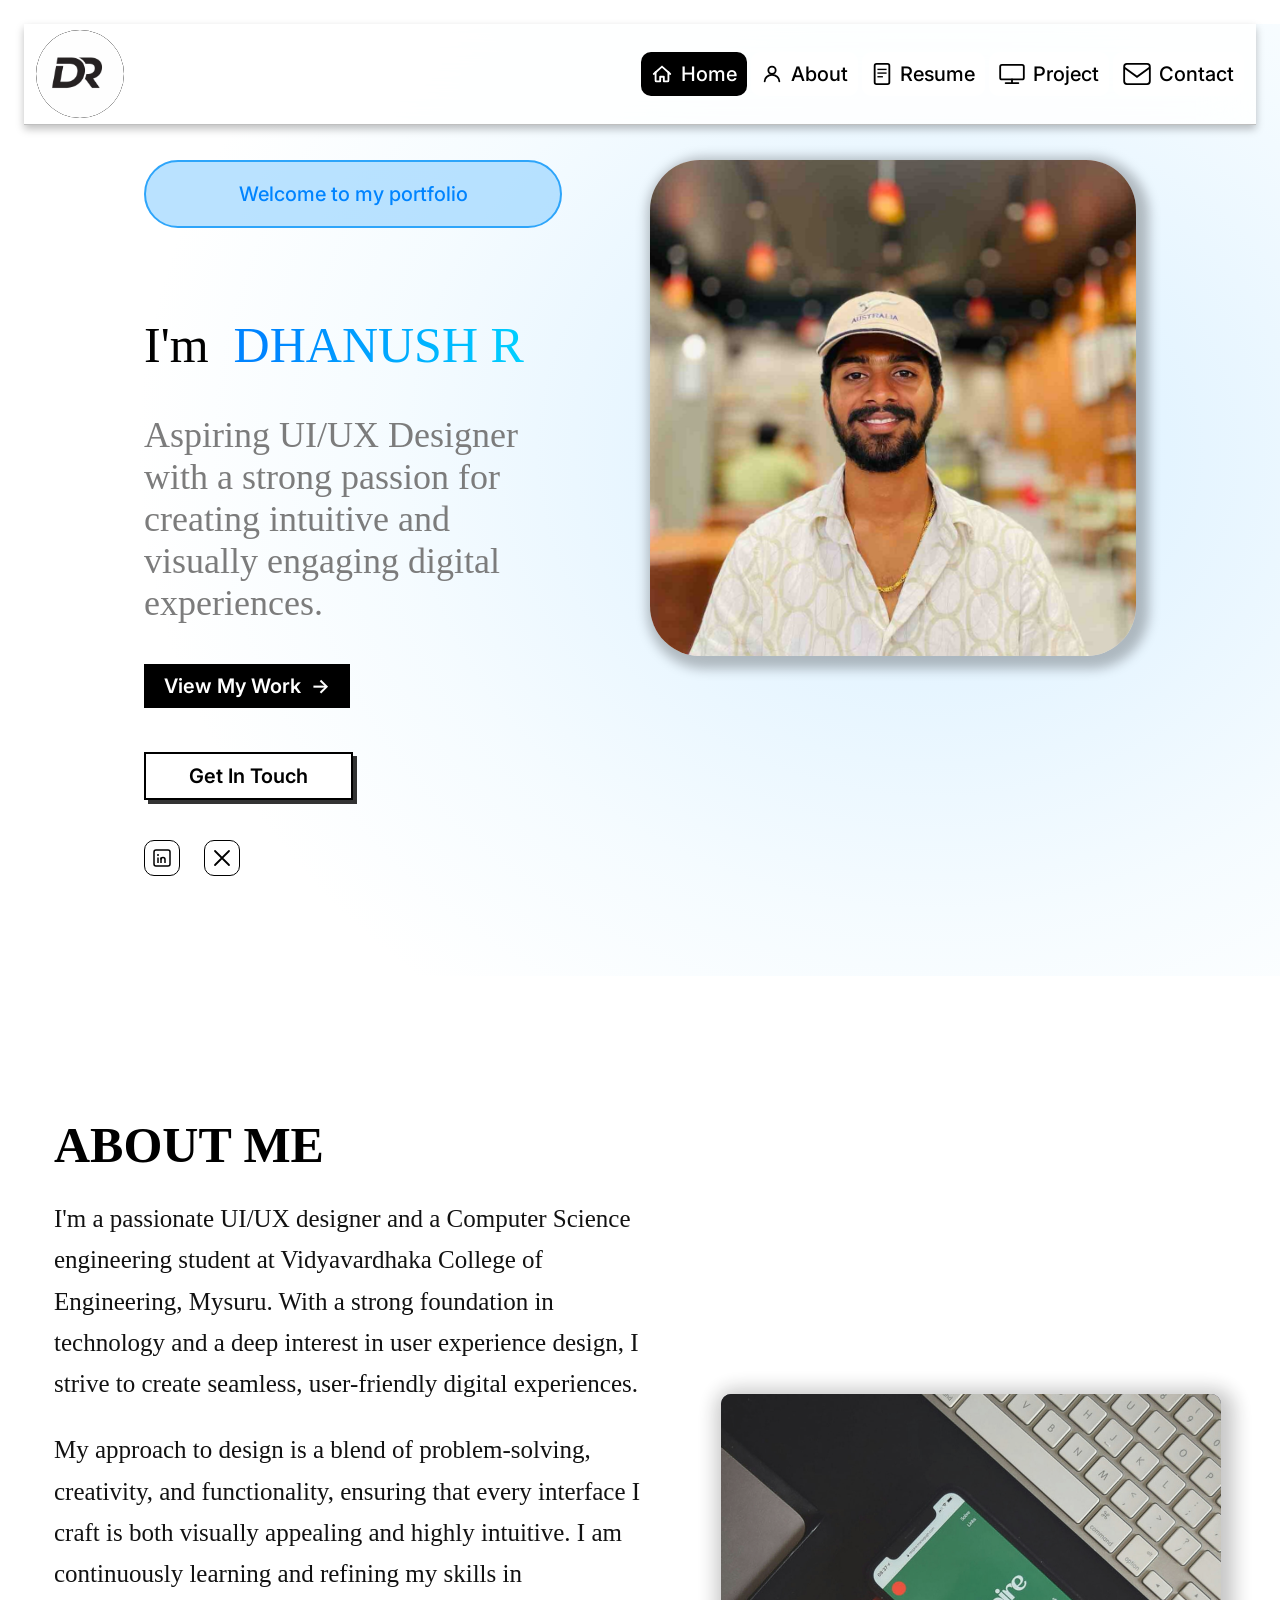
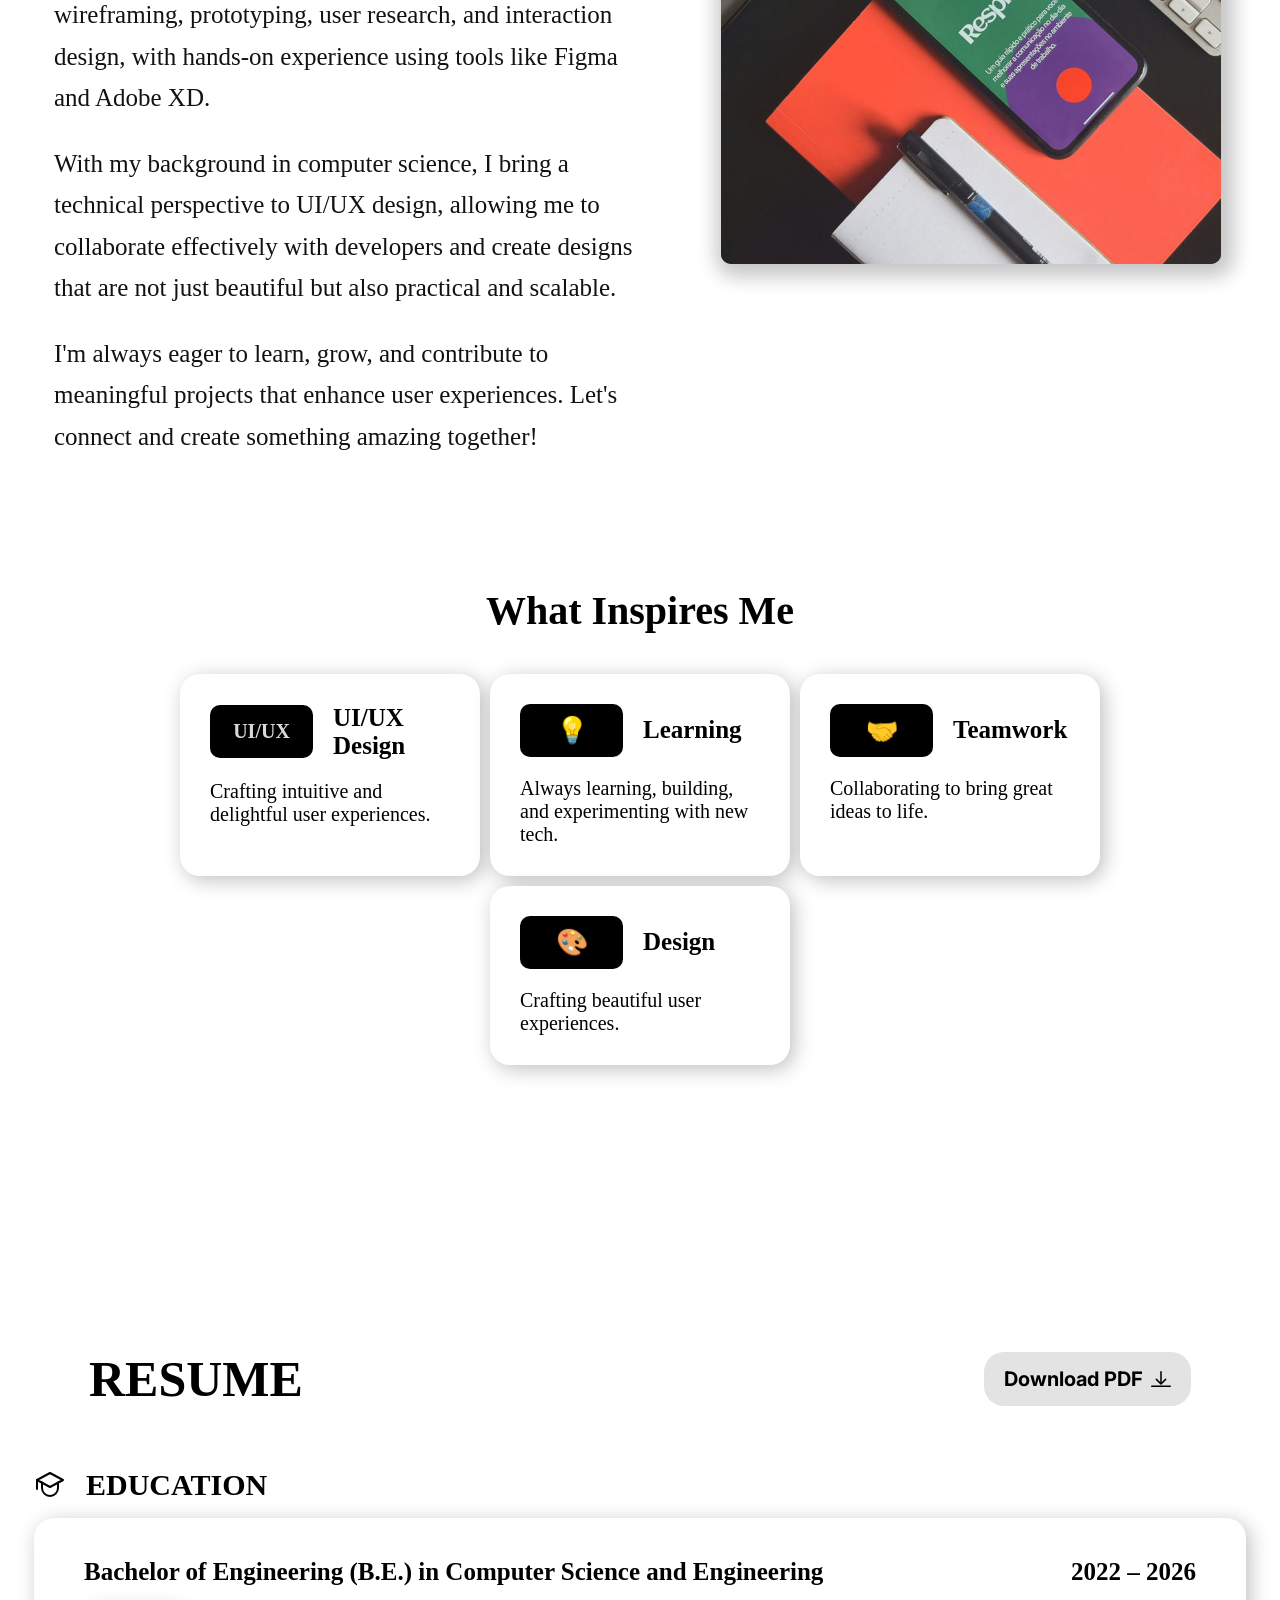
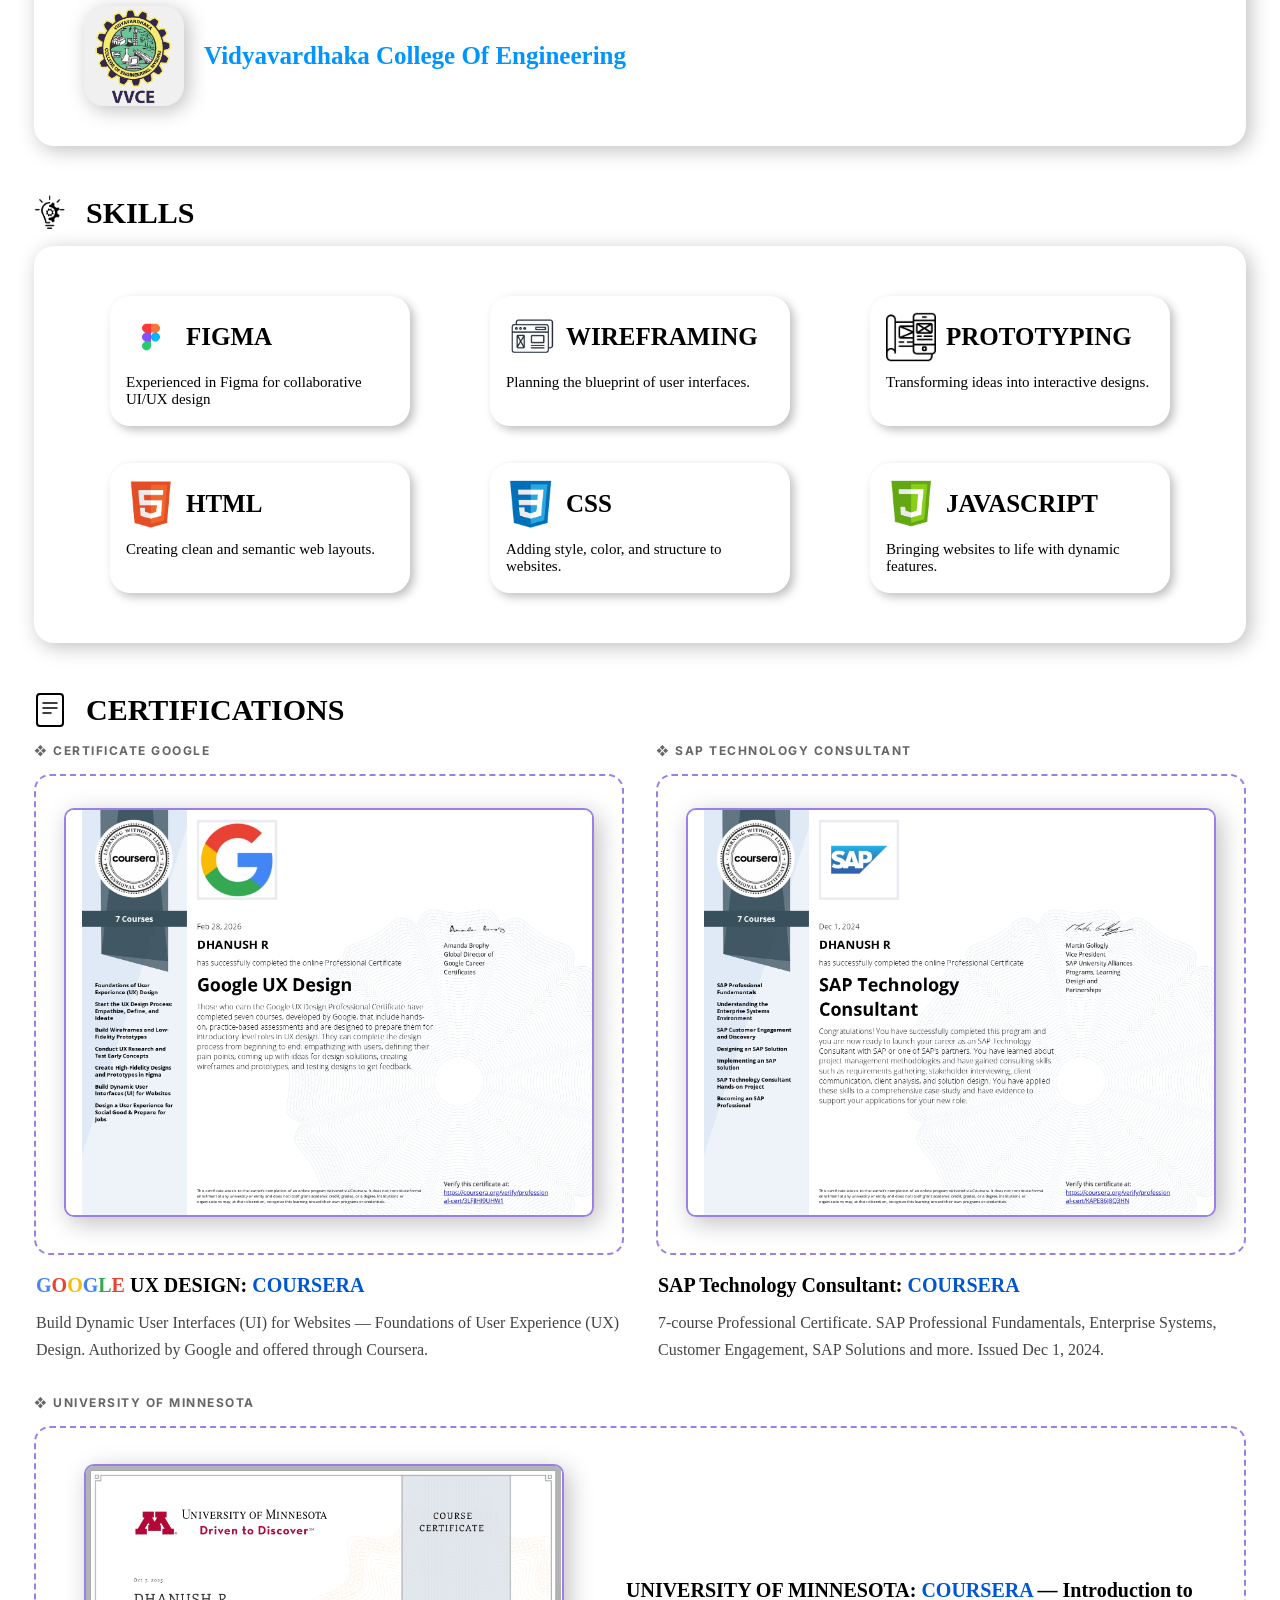
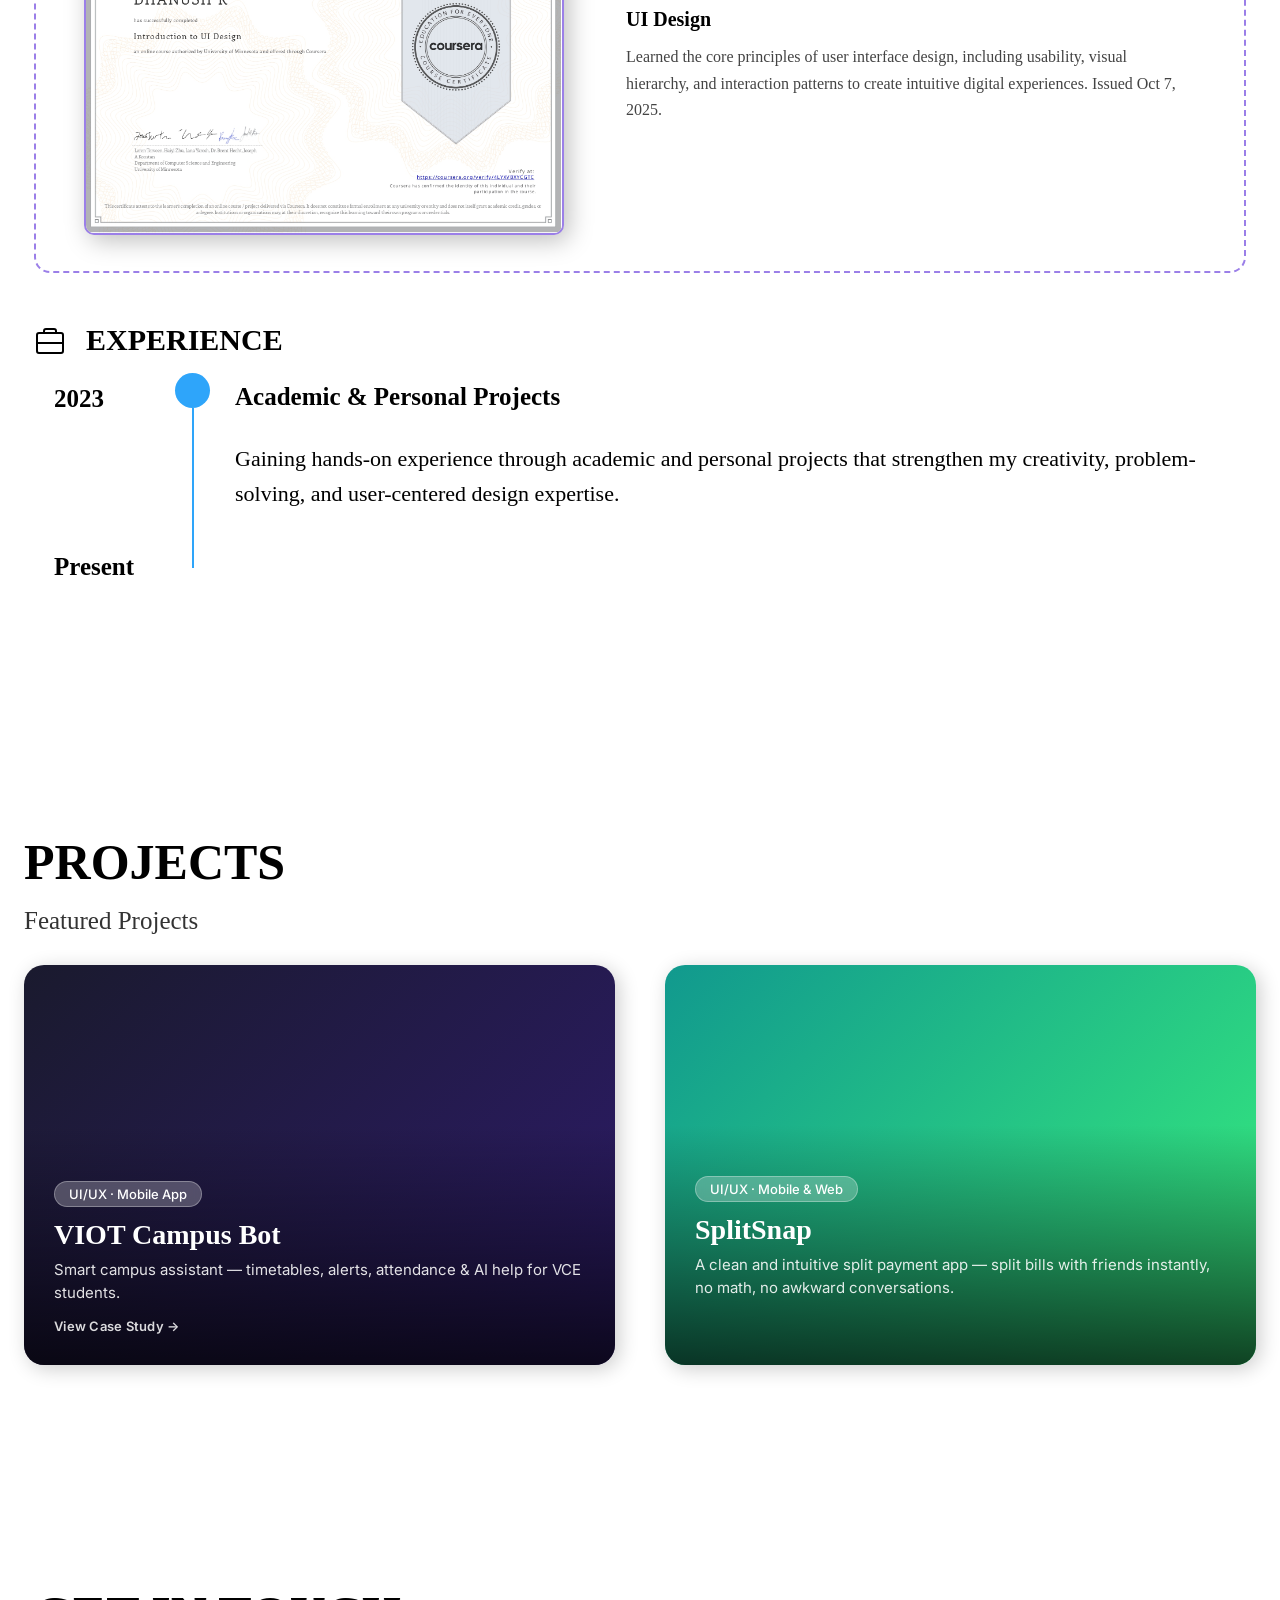
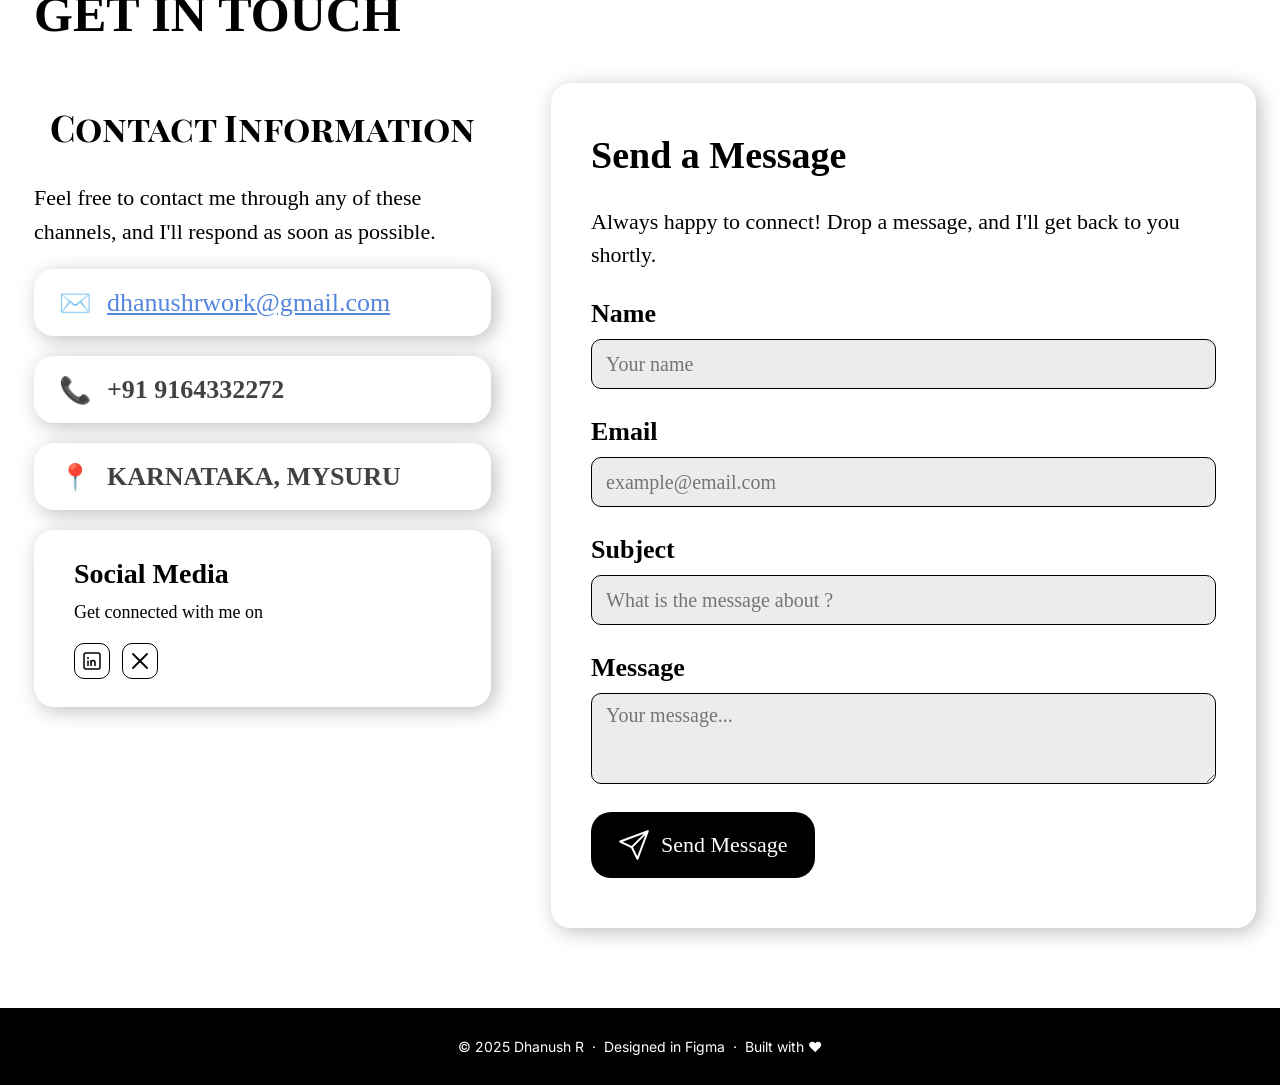
<file: index.html>
<!DOCTYPE html>
<html lang="en">
<head>
  <meta charset="UTF-8" />
  <meta name="viewport" content="width=device-width, initial-scale=1.0" />
  <title>Dhanush R – UI/UX Designer</title>
  <link rel="preconnect" href="https://fonts.googleapis.com" />
  <link rel="preconnect" href="https://fonts.gstatic.com" crossorigin />
  <link href="https://fonts.googleapis.com/css2?family=Gentium+Basic:wght@400;700&family=Inter:wght@400;500;600;700&family=Playfair+Display+SC:wght@700&display=swap" rel="stylesheet" />
  <link rel="stylesheet" href="style.css" />
</head>
<body>

  <!-- NAV -->
  <nav id="main-nav">
    <div class="nav-logo">
      <img src="img/DR LOGO.png" alt="DR" onerror="this.style.display='none'" />
      <span>DR</span>
    </div>
    <div class="nav-links" id="nav-links">
      <a href="#home"     class="nav-btn active" onclick="setActive(this);closeMenu()">
        <svg width="22" height="22" fill="none" viewBox="0 0 24 24"><path d="M3 12L12 4l9 8" stroke="currentColor" stroke-width="2" stroke-linecap="round"/><path d="M5 10v9a1 1 0 001 1h4v-5h4v5h4a1 1 0 001-1v-9" stroke="currentColor" stroke-width="2" stroke-linecap="round" stroke-linejoin="round"/></svg>
        Home
      </a>
      <a href="#about"    class="nav-btn" onclick="setActive(this);closeMenu()">
        <svg width="22" height="22" fill="none" viewBox="0 0 24 24"><circle cx="12" cy="8" r="4" stroke="currentColor" stroke-width="2"/><path d="M4 20c0-4 3.6-7 8-7s8 3 8 7" stroke="currentColor" stroke-width="2" stroke-linecap="round"/></svg>
        About
      </a>
      <a href="#resume"   class="nav-btn" onclick="setActive(this);closeMenu()">
        <svg width="20" height="22" fill="none" viewBox="0 0 20 24"><rect x="2" y="1" width="16" height="22" rx="2" stroke="currentColor" stroke-width="2"/><line x1="5" y1="7" x2="15" y2="7" stroke="currentColor" stroke-width="1.5"/><line x1="5" y1="11" x2="15" y2="11" stroke="currentColor" stroke-width="1.5"/><line x1="5" y1="15" x2="11" y2="15" stroke="currentColor" stroke-width="1.5"/></svg>
        Resume
      </a>
      <a href="#projects" class="nav-btn" onclick="setActive(this);closeMenu()">
        <svg width="26" height="20" fill="none" viewBox="0 0 28 22"><rect x="1" y="1" width="26" height="16" rx="2" stroke="currentColor" stroke-width="2"/><path d="M7 21h14M14 17v4" stroke="currentColor" stroke-width="2" stroke-linecap="round"/></svg>
        Project
      </a>
      <a href="#contact"  class="nav-btn" onclick="setActive(this);closeMenu()">
        <svg width="28" height="22" fill="none" viewBox="0 0 30 24"><rect x="1" y="1" width="28" height="22" rx="3" stroke="currentColor" stroke-width="2"/><path d="M1 5l14 10L29 5" stroke="currentColor" stroke-width="2"/></svg>
        Contact
      </a>
    </div>
    <button class="hamburger" id="hamburger" onclick="toggleMenu()" aria-label="Menu">
      <span></span><span></span><span></span>
    </button>
  </nav>

  <!-- HERO -->
  <section id="home">
    <div class="hero-blob"></div>
    <div class="hero-inner">
      <div class="hero-combine">
        <div class="hero-content">
          <div class="welcome-badge">Welcome to my portfolio</div>
          <div class="hero-text">
            <h1 class="hero-name">I'm &nbsp;<span class="grad">DHANUSH R</span></h1>
            <p class="hero-desc">Aspiring UI/UX Designer with a strong passion for creating intuitive and visually engaging digital experiences.</p>
            <div class="hero-btns">
              <a href="#projects" class="btn-primary">View My Work &nbsp;→</a>
              <a href="#contact"  class="btn-secondary">Get In Touch</a>
            </div>
            <div class="hero-socials">
              <a href="https://www.linkedin.com/in/dhanush-r-043868210/" target="_blank" class="social-icon" aria-label="LinkedIn">
                <svg width="18" height="18" fill="none" viewBox="0 0 18 18"><rect x="1" y="1" width="16" height="16" rx="2" stroke="currentColor" stroke-width="1.5"/><circle cx="5" cy="6" r="1" fill="currentColor"/><line x1="5" y1="8.5" x2="5" y2="14" stroke="currentColor" stroke-width="1.5"/><line x1="8" y1="8.5" x2="8" y2="14" stroke="currentColor" stroke-width="1.5"/><path d="M8 10.5c0-1.5 1-2 2-2s2 .8 2 2V14" stroke="currentColor" stroke-width="1.5"/></svg>
              </a>
              <a href="https://x.com/RDhanush2004" target="_blank" class="social-icon" aria-label="Twitter">
                <svg width="18" height="18" fill="none" viewBox="0 0 18 18"><path d="M2 2l14 14M2 16L16 2" stroke="currentColor" stroke-width="1.8" stroke-linecap="round"/></svg>
              </a>
            </div>
          </div>
        </div>
        <div class="hero-img-wrap">
          <div class="hero-img">
            <img src="img/DHANUSH.jpg" alt="Dhanush R"
              onerror="this.style.display='none'" />
          </div>
        </div>
      </div>
    </div>
  </section>

<!-- ABOUT -->
<section id="about">
  <div class="sec-wrap">
    <div class="about-grid">
      <div class="about-text reveal reveal-left">
        <h2 class="about-heading">ABOUT ME</h2>
        <div class="about-body">
          <p>I'm a passionate UI/UX designer and a Computer Science engineering student at Vidyavardhaka College of Engineering, Mysuru. With a strong foundation in technology and a deep interest in user experience design, I strive to create seamless, user-friendly digital experiences.</p>
          <p>My approach to design is a blend of problem-solving, creativity, and functionality, ensuring that every interface I craft is both visually appealing and highly intuitive. I am continuously learning and refining my skills in wireframing, prototyping, user research, and interaction design, with hands-on experience using tools like Figma and Adobe XD.</p>
          <p>With my background in computer science, I bring a technical perspective to UI/UX design, allowing me to collaborate effectively with developers and create designs that are not just beautiful but also practical and scalable.</p>
          <p>I'm always eager to learn, grow, and contribute to meaningful projects that enhance user experiences. Let's connect and create something amazing together!</p>
        </div>
      </div>
      <div class="about-img-wrap reveal reveal-right">
        <div class="about-img">
          <img src="img/mario-gogh-UF5Kdm764RE-unsplash.jpg" alt="About Dhanush" onerror="this.style.display='none'" />
        </div>
      </div>
    </div>

    <!-- What Inspires Me -->
    <div class="wim">
      <h3 class="wim-title reveal">What Inspires Me</h3>
      <div class="wim-cards">
        <div class="wim-card reveal d1"><div class="wim-hd"><div class="wim-icon">UI/UX</div><span class="wim-label">UI/UX Design</span></div><p class="wim-desc">Crafting intuitive and delightful user experiences.</p></div>
        <div class="wim-card reveal d2"><div class="wim-hd"><div class="wim-icon" style="font-size:26px">💡</div><span class="wim-label">Learning</span></div><p class="wim-desc">Always learning, building, and experimenting with new tech.</p></div>
        <div class="wim-card reveal d3"><div class="wim-hd"><div class="wim-icon" style="font-size:26px">🤝</div><span class="wim-label">Teamwork</span></div><p class="wim-desc">Collaborating to bring great ideas to life.</p></div>
        <div class="wim-card reveal d4"><div class="wim-hd"><div class="wim-icon" style="font-size:26px">🎨</div><span class="wim-label">Design</span></div><p class="wim-desc">Crafting beautiful user experiences.</p></div>
      </div>
    </div>
  </div>
</section>

  <!-- RESUME -->
  <section id="resume">
    <div class="sec-wrap">
      <div class="resume-head reveal">
        <h2 class="sec-title">RESUME</h2>
        <a href="assets/DHANUSH RESUME_1.pdf" target="_blank" class="btn-dl">
          Download PDF
          <svg width="20" height="20" fill="none" viewBox="0 0 26 23">
            <line x1="13" y1="2" x2="13" y2="17" stroke="currentColor" stroke-width="2" stroke-linecap="round"/>
            <path d="M7 12l6 6 6-6" stroke="currentColor" stroke-width="2" stroke-linecap="round" stroke-linejoin="round"/>
            <line x1="1" y1="21" x2="25" y2="21" stroke="currentColor" stroke-width="2" stroke-linecap="round"/>
          </svg>
        </a>
      </div>

      <!-- Education -->
      <div class="r-sec reveal">
        <div class="r-sec-hd">
          <div class="r-sec-icon">
            <svg width="32" height="32" fill="none" viewBox="0 0 32 32"><path d="M16 4L3 11l13 7 13-7-13-7z" stroke="#000" stroke-width="2" stroke-linejoin="round"/><path d="M3 11v9" stroke="#000" stroke-width="2" stroke-linecap="round"/><path d="M8 13.5v5.5a8 8 0 0016 0v-5.5" stroke="#000" stroke-width="2" stroke-linecap="round"/></svg>
          </div>
          <span class="r-sec-title">EDUCATION</span>
        </div>
        <div class="edu-card">
          <div class="edu-row">
            <span class="edu-name">Bachelor of Engineering (B.E.) in Computer Science and Engineering</span>
            <span class="edu-year">2022 – 2026</span>
          </div>
          <div class="edu-college-row">
            <div class="college-logo">
              <img src="img/vvce-logo.png" alt="VCE" onerror="this.outerHTML='<span style=font-weight:700;font-size:14px;margin:5px>VCE</span>'" />
            </div>
            <span class="college-name">Vidyavardhaka College Of Engineering</span>
          </div>
        </div>
      </div>

      <!-- Skills -->
      <div class="r-sec reveal" style="margin-top:50px">
        <div class="r-sec-hd">
          <div class="r-sec-icon">
            <img src="img/skills_icon.png" alt="HTML" onerror="this.outerHTML='<span style=font-size:28px;font-weight:700;color:#e44d26>HTML</span>'" />
          </div>
          <span class="r-sec-title">SKILLS</span>
        </div>
        <div class="skills-wrap">
          <div class="skills-grid">
            <div class="skill-card reveal d1">
              <div class="skill-hd">
                <div class="skill-icon">
                  <img src="img/Figma_logo.png" alt="Figma" onerror="this.outerHTML='<span style=font-size:28px></span>'" />
                </div>
                <span class="skill-name">FIGMA</span>
              </div>
              <p class="skill-desc">Experienced in Figma for collaborative UI/UX design</p>
            </div>
            <div class="skill-card reveal d2">
              <div class="skill-hd">
                <div class="skill-icon">
                  <img src="img/wireframe_icon.png" alt="HTML" onerror="this.outerHTML='<span style=font-size:28px;font-weight:700;color:#e44d26>HTML</span>'" />
                </div>
                <span class="skill-name">WIREFRAMING</span>
              </div>
              <p class="skill-desc">Planning the blueprint of user interfaces.</p>
            </div>
            <div class="skill-card reveal d3">
              <div class="skill-hd">
                <div class="skill-icon">
                  <img src="img/prototyping.png" alt="HTML" onerror="this.outerHTML='<span style=font-size:28px;font-weight:700;color:#e44d26>HTML</span>'" />
                </div>
                <span class="skill-name">PROTOTYPING</span>
              </div>
              <p class="skill-desc">Transforming ideas into interactive designs.</p>
            </div>
            <div class="skill-card reveal d4">
              <div class="skill-hd">
                <div class="skill-icon">
                  <img src="img/HTML.png" alt="HTML" onerror="this.outerHTML='<span style=font-size:28px;font-weight:700;color:#e44d26>HTML</span>'" />
                </div>
                <span class="skill-name">HTML</span>
              </div>
              <p class="skill-desc">Creating clean and semantic web layouts.</p>
            </div>
            <div class="skill-card reveal d5">
              <div class="skill-hd">
                <div class="skill-icon">
                  <img src="img/CSS.png" alt="CSS" onerror="this.outerHTML='<span style=font-size:28px;font-weight:700;color:#264de4>CSS</span>'" />
                </div>
                <span class="skill-name">CSS</span>
              </div>
              <p class="skill-desc">Adding style, color, and structure to websites.</p>
            </div>
            <div class="skill-card reveal d6">
              <div class="skill-hd">
                <div class="skill-icon">
                  <img src="img/JS.png" alt="JavaScript" onerror="this.outerHTML='<span style=font-size:24px;font-weight:700;color:#f7df1e;background:#000;padding:4px 6px>JS</span>'" />
                </div>
                <span class="skill-name">JAVASCRIPT</span>
              </div>
              <p class="skill-desc">Bringing websites to life with dynamic features.</p>
            </div>
          </div>
        </div>
      </div>

      <!-- Certifications -->
      <div class="r-sec reveal" style="margin-top:50px">
        <div class="r-sec-hd">
          <div class="r-sec-icon">
            <svg width="30" height="36" fill="none" viewBox="0 0 30 36"><rect x="2" y="2" width="26" height="32" rx="3" stroke="#000" stroke-width="2"/><line x1="8" y1="11" x2="22" y2="11" stroke="#000" stroke-width="1.5" stroke-linecap="round"/><line x1="8" y1="16" x2="22" y2="16" stroke="#000" stroke-width="1.5" stroke-linecap="round"/><line x1="8" y1="21" x2="16" y2="21" stroke="#000" stroke-width="1.5" stroke-linecap="round"/></svg>
          </div>
          <span class="r-sec-title">CERTIFICATIONS</span>
        </div>

        <div class="certs-row">

          <!-- ══ GOOGLE ══ -->
          <div class="cert-box reveal d1">
            <p class="cert-box-label">❖ CERTIFICATE GOOGLE</p>
            <div class="cert-dashed-border">
              <div class="cert-deck">
                <div class="cert-card card-back-2"><img src="img/GOOGLE_UI_UX_page-0001.jpg" alt="" /></div>
                <div class="cert-card card-back-1"><img src="img/GOOGLE_UI_UX_page-0001.jpg" alt="" /></div>
                <div class="cert-card card-front" ><img src="img/ui_ux_final_page-0001.jpg" alt="Google UX Certificate" /></div>
              </div>
            </div>
            <div class="cert-desc-block">
              <p class="cert-desc-title"><span style="color:#4285f4">G</span><span style="color:#e94235">O</span><span style="color:#fabb05">O</span><span style="color:#4285f4">G</span><span style="color:#34a853">L</span><span style="color:#e94235">E</span> UX DESIGN: <span style="color:#0056d2">COURSERA</span></p>
              <p class="cert-desc-body">Build Dynamic User Interfaces (UI) for Websites — Foundations of User Experience (UX) Design. Authorized by Google and offered through Coursera.</p>
            </div>
          </div>

          <!-- ══ SAP ══ -->
          <div class="cert-box reveal d2">
            <p class="cert-box-label">❖ SAP TECHNOLOGY CONSULTANT</p>
            <div class="cert-dashed-border">
              <div class="cert-deck">
                <div class="cert-card card-back-2"><img src="img/SAP_1 (2)_page-0001.jpg" alt="" /></div>
                <div class="cert-card card-back-1"><img src="img/SAP_1 (2)_page-0001.jpg" alt="" /></div>
                <div class="cert-card card-front" ><img src="img/SAP_MAIN_page-0001.jpg" alt="SAP Technology Consultant Certificate" /></div>
              </div>
            </div>
            <div class="cert-desc-block">
              <p class="cert-desc-title">SAP Technology Consultant: <span style="color:#0056d2">COURSERA</span></p>
              <p class="cert-desc-body">7-course Professional Certificate. SAP Professional Fundamentals, Enterprise Systems, Customer Engagement, SAP Solutions and more. Issued Dec 1, 2024.</p>
            </div>
          </div>

        </div><!-- /.certs-row -->

        <!-- ══ MINNESOTA – full width ══ -->
        <div class="cert-box cert-box-wide reveal d3">
          <p class="cert-box-label">❖ UNIVERSITY OF MINNESOTA</p>
          <div class="cert-dashed-border cert-dashed-wide">
            <div class="cert-wide-inner">
              <div class="cert-deck cert-deck-wide">
                <div class="cert-card card-front" ><img src="img/UI_DESIGN_page-0001.jpg" alt="University of Minnesota Certificate" /></div>
              </div>
              <div class="cert-desc-block">
                <p class="cert-desc-title">UNIVERSITY OF MINNESOTA: <span style="color:#0056d2">COURSERA</span> — Introduction to UI Design</p>
                <p class="cert-desc-body">Learned the core principles of user interface design, including usability, visual hierarchy, and interaction patterns to create intuitive digital experiences. Issued Oct 7, 2025.</p>
              </div>
            </div>
          </div>
        </div>

      </div><!-- /.r-sec -->

      <!-- Experience -->
      <div class="r-sec reveal" style="margin-top:50px;margin-bottom:20px">
        <div class="r-sec-hd">
          <div class="r-sec-icon">
            <svg width="32" height="32" fill="none" viewBox="0 0 32 32"><rect x="3" y="9" width="26" height="20" rx="2" stroke="#000" stroke-width="2"/><path d="M10 9V7a2 2 0 012-2h8a2 2 0 012 2v2" stroke="#000" stroke-width="2"/><line x1="3" y1="19" x2="29" y2="19" stroke="#000" stroke-width="2"/></svg>
          </div>
          <span class="r-sec-title">EXPERIENCE</span>
        </div>
        <div class="exp-wrap">
          <div class="exp-years">
            <span>2023</span>
            <span>Present</span>
          </div>
          <div class="exp-timeline">
            <div class="exp-dot"></div>
            <div class="exp-line"></div>
          </div>
          <div class="exp-content">
            <div class="exp-role">Academic &amp; Personal Projects</div>
            <p class="exp-body">Gaining hands-on experience through academic and personal projects that strengthen my creativity, problem-solving, and user-centered design expertise.</p>
          </div>
        </div>
      </div>
    </div>
  </section>

<!-- PROJECTS -->
<section id="projects">
  <div class="sec-wrap">
    <h2 class="sec-title reveal">PROJECTS</h2>
    <p class="proj-label reveal d1">Featured Projects</p>
    <div class="proj-grid">
      <div class="proj-card reveal reveal-left d2">
        <div class="proj-bg" style="background:linear-gradient(135deg,#1a1a2e,#2d1b69)"></div>
        <div class="proj-overlay"></div>
        <div class="proj-content">
          <span class="proj-tag">UI/UX · Mobile App</span>
          <div class="proj-title">VIOT Campus Bot</div>
          <p class="proj-desc">Smart campus assistant — timetables, alerts, attendance & AI help for VCE students.</p>
          <a href="bot.html" style="display:inline-block;margin-top:14px;font-size:13px;font-weight:600;color:#fff;opacity:.85;letter-spacing:.02em">View Case Study →</a>
        </div>
      </div>
      <div class="proj-card reveal reveal-right d3">
        <div class="proj-bg" style="background:linear-gradient(135deg,#11998e,#38ef7d)"></div>
        <div class="proj-overlay"></div>
        <div class="proj-content">
          <span class="proj-tag">UI/UX · Mobile & Web</span>
          <div class="proj-title">SplitSnap</div>
          <p class="proj-desc">A clean and intuitive split payment app — split bills with friends instantly, no math, no awkward conversations.</p>
          <span class="proj-arrow">→</span>
        </div>
    </div>
  </div>
</section>

  <!-- CONTACT -->
  <section id="contact">
    <div class="sec-wrap">
      <h2 class="contact-title reveal">GET IN TOUCH</h2>
      <div class="contact-layout">

        <!-- Info panel -->
        <div class="contact-info reveal reveal-left">
          <div class="contact-info-title">Contact Information</div>
          <p class="contact-info-desc">Feel free to contact me through any of these channels, and I'll respond as soon as possible.</p>
          <div class="ci-card">
            <span class="ci-emoji">✉️</span>
            <a class="ci-email" href="mailto:dhanushrwork@gmail.com">dhanushrwork@gmail.com</a>
          </div>
          <div class="ci-card">
            <span class="ci-emoji">📞</span>
            <span class="ci-phone">+91 9164332272</span>
          </div>
          <div class="ci-card">
            <span class="ci-emoji">📍</span>
            <span class="ci-loc">KARNATAKA, MYSURU</span>
          </div>
          <div class="social-card">
            <div class="social-title">Social Media</div>
            <div class="social-sub">Get connected with me on</div>
            <div class="social-icons">
              <a href="https://www.linkedin.com/in/dhanush-r-043868210/" target="_blank" class="social-icon" aria-label="LinkedIn">
                <svg width="18" height="18" fill="none" viewBox="0 0 18 18"><rect x="1" y="1" width="16" height="16" rx="2" stroke="currentColor" stroke-width="1.5"/><circle cx="5" cy="6" r="1" fill="currentColor"/><line x1="5" y1="8.5" x2="5" y2="14" stroke="currentColor" stroke-width="1.5"/><line x1="8" y1="8.5" x2="8" y2="14" stroke="currentColor" stroke-width="1.5"/><path d="M8 10.5c0-1.5 1-2 2-2s2 .8 2 2V14" stroke="currentColor" stroke-width="1.5"/></svg>
              </a>
              <a href="https://x.com/RDhanush2004" target="_blank" class="social-icon" aria-label="Twitter">
                <svg width="18" height="18" fill="none" viewBox="0 0 18 18"><path d="M2 2l14 14M2 16L16 2" stroke="currentColor" stroke-width="1.8" stroke-linecap="round"/></svg>
              </a>
            </div>
          </div>
        </div>

        <!-- Message form -->
        <div class="msg-box reveal reveal-right">
          <div class="msg-title">Send a Message</div>
          <p class="msg-sub">Always happy to connect! Drop a message, and I'll get back to you shortly.</p>
          <div class="form-group">
            <label class="form-label">Name</label>
            <input class="form-input" type="text" id="f-name" placeholder="Your name" />
          </div>
          <div class="form-group">
            <label class="form-label">Email</label>
            <input class="form-input" type="email" id="f-email" placeholder="example@email.com" />
          </div>
          <div class="form-group">
            <label class="form-label">Subject</label>
            <input class="form-input" type="text" id="f-subject" placeholder="What is the message about ?" />
          </div>
          <div class="form-group">
            <label class="form-label">Message</label>
            <textarea class="form-input" id="f-msg" placeholder="Your message..." rows="3"></textarea>
          </div>
          <button class="btn-send" onclick="handleSend()">
            <img height="30px" width="30px" src="img/send-4008.svg" alt="">
            Send Message
          </button>
        </div>
      </div>
    </div>
  </section>

  <!-- FOOTER -->
  <footer>
    <p>© 2025 Dhanush R &nbsp;·&nbsp; Designed in Figma &nbsp;·&nbsp; Built with ❤️</p>
  </footer>

  <!-- Toast notification -->
  <div class="toast" id="toast"></div>

  <script src="script.js"></script>
</body>
</html>
</file>
<file: style.css>
/* ═══════════════════════════════════════════
   DHANUSH R – PORTFOLIO  |  style.css
   ═══════════════════════════════════════════ */

/* ── RESET & VARIABLES ─────────────────────── */
*, *::before, *::after {
  box-sizing: border-box;
  margin: 0;
  padding: 0;
}

:root {
  --blue:        #0084ff;
  --blue2:       #00d0ff;
  --blue-bg:     rgba(156, 214, 255, 0.69);
  --blue-bd:     #2ea5fa;
  --black:       #000;
  --white:       #fff;
  --gray:        #7c7c7c;
  --body-text:   #121212;
  --shadow:      4px 4px 20px rgba(0,0,0,.25);
  --shadow-sm:   4px 4px 10px rgba(0,0,0,.25);
  --nav-h:       100px;
  --font-serif:  'Times New Roman', serif;
  --font-sans:   'Inter', sans-serif;
  --font-script: 'Gentium Basic', serif;
}

html { scroll-behavior: smooth; }

body {
  font-family: var(--font-sans);
  background: #fff;
  color: #000;
  overflow-x: hidden;
  background-color: #fff;
}

body::before {
  content: '';
  position: fixed;
  top: 0;
  left: 0;
  right: 0;
  height: 24px;
  background: #fff;
  z-index: 999;
}

img { display: block; max-width: 100%; }
a   { text-decoration: none; color: inherit; }

/* ── NAV ───────────────────────────────────── */
nav {
  position: fixed;
  top: 24px; left: 24px; right: 24px;
  z-index: 1000;
  display: flex;
  align-items: center;
  justify-content: space-between;
  padding: 6px 12px;
  background: rgba(255,255,255,0.85);
  backdrop-filter: blur(25px);
  -webkit-backdrop-filter: blur(25px);
  border-bottom: 1px solid rgba(0,0,0,.25);
  box-shadow: 0 4px 8px rgba(0,0,0,.25);
}

.nav-logo {
  width: 88px; height: 88px;
  border-radius: 99px;
  background: #000; color: #fff;
  display: flex; align-items: center; justify-content: center;
  font-family: var(--font-serif);
  font-size: 26px; font-weight: 700;
  letter-spacing: -1px;
  flex-shrink: 0; overflow: hidden;
  position: relative;
}
.nav-logo img {
  position: absolute; inset: 0;
  width: 100%; height: 100%;
  object-fit: cover; border-radius: 99px;
}

.nav-links {
  display: flex;
  align-items: center;
  gap: 4px;
}

.nav-btn {
  display: flex; align-items: center; gap: 8px;
  padding: 10px; border-radius: 10px;
  background: #fff;
  font-size: 20px; font-weight: 500;
  color: #000; border: none; cursor: pointer;
  white-space: nowrap;
  font-family: var(--font-sans);
  transition: background .25s, color .25s, transform .15s, box-shadow .25s;
}
.nav-btn:hover {
  background: #f0f0f0;
  transform: translateY(-1px);
  box-shadow: 0 2px 8px rgba(0,0,0,.1);
}
.nav-btn.active           { background: #000; color: #fff; }
.nav-btn.active:hover     { background: #222; }
.nav-btn svg              { flex-shrink: 0; transition: transform .25s; }
.nav-btn:hover svg        { transform: scale(1.1); }

/* Hamburger */
.hamburger {
  display: none;
  flex-direction: column; gap: 5px;
  padding: 8px; background: none; border: none;
  cursor: pointer; z-index: 1001;
}
.hamburger span {
  display: block; width: 24px; height: 2px;
  background: #000; border-radius: 2px;
  transition: transform .3s, opacity .3s;
}
.hamburger.open span:nth-child(1) { transform: translateY(7px) rotate(45deg); }
.hamburger.open span:nth-child(2) { opacity: 0; }
.hamburger.open span:nth-child(3) { transform: translateY(-7px) rotate(-45deg); }

/* ── SCROLL REVEAL ─────────────────────────── */
.reveal {
  opacity: 0; transform: translateY(40px);
  transition: opacity .7s ease, transform .7s ease;
}
.reveal.visible { opacity: 1; transform: translateY(0); }

.reveal-left {
  opacity: 0; transform: translateX(-40px);
  transition: opacity .7s ease, transform .7s ease;
}
.reveal-left.visible { opacity: 1; transform: translateX(0); }

.reveal-right {
  opacity: 0; transform: translateX(40px);
  transition: opacity .7s ease, transform .7s ease;
}
.reveal-right.visible { opacity: 1; transform: translateX(0); }

.d1 { transition-delay: .1s; }
.d2 { transition-delay: .2s; }
.d3 { transition-delay: .3s; }
.d4 { transition-delay: .4s; }
.d5 { transition-delay: .5s; }
.d6 { transition-delay: .6s; }

/* ── HERO ──────────────────────────────────── */
#home {
  background: #fff;
  overflow: hidden;
  padding-top: var(--nav-h);
}

.hero-blob {
  position: absolute;
  top: -238px; left: -30px;
  pointer-events: none; z-index: 0;
  width: min(1682px, 130vw);
  height: min(1568px, 130vw);
  background: radial-gradient(
    ellipse 60% 55% at 58% 44%,
    rgba(156,214,255,.4) 0%,
    rgba(200,235,255,.18) 55%,
    transparent 80%
  );
}

.hero-inner {
  position: relative; z-index: 1;
  max-width: 1440px; margin: 0 auto;
  padding: 60px 144px 100px;
  min-height: calc(100vh - var(--nav-h));
  display: flex; align-items: center;
}

.hero-combine {
  display: flex; gap: 88px;
  align-items: flex-start; width: 100%;
}

.hero-content {
  flex: 1;
  display: flex; flex-direction: column; gap: 88px;
}

.welcome-badge {
  display: inline-flex; align-items: center; justify-content: center;
  padding: 20px 50px;
  background: var(--blue-bg);
  border: 2px solid var(--blue-bd);
  border-radius: 999px;
  color: var(--blue); font-size: 20px; font-weight: 500;
  opacity: 0; animation: fadeUp .7s .1s forwards;
  transition: transform .3s, box-shadow .3s;
}
.welcome-badge:hover {
  transform: scale(1.03);
  box-shadow: 0 4px 16px rgba(0,132,255,.25);
}

.hero-text {
  display: flex; flex-direction: column; gap: 40px;
}

.hero-name {
  font-family: var(--font-serif);
  font-size: 50px; line-height: normal; font-weight: 400;
  opacity: 0; animation: fadeUp .7s .25s forwards;
}
.hero-name .grad {
  background: linear-gradient(to right, #0084ff 11.5%, #00d0ff);
  -webkit-background-clip: text;
  -webkit-text-fill-color: transparent;
  background-clip: text;
}

.hero-desc {
  font-family: var(--font-script);
  font-size: 36px; color: var(--gray); line-height: normal;
  opacity: 0; animation: fadeUp .7s .4s forwards;
}

.hero-btns {
  display: flex; gap: 44px; align-items: center; flex-wrap: wrap;
  opacity: 0; animation: fadeUp .7s .55s forwards;
}

.btn-primary {
  background: #000; color: #fff;
  padding: 10px 20px;
  font-size: 20px; font-weight: 600;
  font-family: var(--font-sans);
  border: none; cursor: pointer;
  display: inline-flex; align-items: center;
  transition: background .25s, transform .2s, box-shadow .25s;
}
.btn-primary:hover {
  background: #222;
  transform: translateY(-2px);
  box-shadow: 0 6px 16px rgba(0,0,0,.25);
}

.btn-secondary {
  background: #fff; color: #000;
  padding: 10px 43px;
  font-size: 20px; font-weight: 600;
  font-family: var(--font-sans);
  border: 2px solid #000;
  box-shadow: 4px 4px 0 rgba(0,0,0,.8);
  cursor: pointer;
  display: inline-flex; align-items: center;
  transition: transform .2s, box-shadow .2s;
}
.btn-secondary:hover   { transform: translate(-2px,-2px); box-shadow: 6px 6px 0 rgba(0,0,0,.8); }
.btn-secondary:active  { transform: translate(2px,2px);   box-shadow: 2px 2px 0 rgba(0,0,0,.8); }

.hero-socials {
  display: flex; gap: 24px; align-items: center;
  opacity: 0; animation: fadeUp .7s .7s forwards;
}

.social-icon {
  width: 36px; height: 36px;
  border: 1px solid #000; border-radius: 10px;
  display: flex; align-items: center; justify-content: center;
  color: #000;
  transition: background .25s, color .25s, transform .2s, box-shadow .2s;
}
.social-icon:hover {
  background: #000; color: #fff;
  transform: translateY(-3px);
  box-shadow: 0 4px 12px rgba(0,0,0,.25);
}

.hero-img-wrap {
  flex-shrink: 0; width: 486px;
  opacity: 0; animation: fadeUp .7s .3s forwards;
}
.hero-img {
  width: 486px; height: 496px;
  border-radius: 50px;
  box-shadow: 5px 5px 12.2px 8px rgba(0,0,0,.25);
  overflow: hidden; background: #e0e0e0;
  transition: transform .4s ease, box-shadow .4s ease;
}
.hero-img:hover {
  transform: translateY(-8px) scale(1.01);
  box-shadow: 8px 18px 36px rgba(0,0,0,.3);
}
.hero-img img { width: 100%; height: 100%; object-fit: cover; }

/* ── SHARED ────────────────────────────────── */
section { position: relative; width: 100%; }

.sec-wrap {
  max-width: 1392px; margin: 0 auto;
  padding: 140px 24px 80px;
}

.sec-title {
  font-family: var(--font-serif);
  font-size: 50px; font-weight: 700;
}

/* ── ABOUT ─────────────────────────────────── */
#about { background: #fff; }

.about-grid {
  display: flex;
  gap: 60px;
  align-items: flex-start;
  padding: 0 30px;
}

.about-text { flex: 1; }

.about-heading {
  font-family: var(--font-serif);
  font-size: 50px; font-weight: 700;
  margin-bottom: 24px;
}

.about-body {
  font-family: var(--font-serif);
  font-size: 25px; color: var(--body-text); line-height: 1.65;
}
.about-body p { margin-bottom: 1em; }

.about-img-wrap {
  flex-shrink: 0;
  width: 511px;
  display: flex;
  align-items: center;
  justify-content: center;
  align-self: center;
  margin-top: 60px;
}

.about-img {
  width: 500px; height: 470px;
  border-radius: 10px;
  box-shadow: 4px 4px 19.1px 9px rgba(0,0,0,.25);
  overflow: hidden; background: #1a1a2e; opacity: .9;
  transition: transform .4s, box-shadow .4s, opacity .3s;
}
.about-img:hover {
  transform: translateY(-5px);
  box-shadow: 6px 10px 30px rgba(0,0,0,.3);
  opacity: 1;
}
.about-img img { width: 100%; height: 100%; object-fit: cover; }

/* What Inspires Me */
.wim {
  margin-top: 60px;
  display: flex; flex-direction: column; align-items: center; gap: 40px;
  padding: 45px 10px;
}

.wim-title {
  font-family: var(--font-serif);
  font-size: 40px; font-weight: 700;
}

.wim-cards {
  display: flex; gap: 10px;
  justify-content: center; flex-wrap: wrap;
}

.wim-card {
  background: #fff; border-radius: 20px;
  box-shadow: var(--shadow);
  width: 300px; padding: 30px;
  display: flex; flex-direction: column; gap: 20px;
  cursor: default;
  transition: transform .35s ease, box-shadow .35s ease;
}
.wim-card:hover {
  transform: translateY(-8px) scale(1.02);
  box-shadow: 6px 12px 32px rgba(0,0,0,.22);
}
.wim-hd     { display: flex; align-items: center; gap: 20px; }
.wim-icon {
  background: #000; width: 103px; height: 53px; border-radius: 10px;
  flex-shrink: 0; display: flex; align-items: center; justify-content: center;
  color: #d9d9d9; font-family: var(--font-serif);
  font-size: 20px; font-weight: 700;
}
.wim-label  { font-family: var(--font-serif); font-size: 25px; font-weight: 700; }
.wim-desc   { font-family: var(--font-serif); font-size: 20px; }

/* ── RESUME ────────────────────────────────── */
#resume { background: #fff; }

.resume-head {
  display: flex; align-items: center;
  justify-content: space-between;
  padding: 20px 65px; flex-wrap: wrap; gap: 16px;
}

.btn-dl {
  background: rgba(201,199,199,.5); color: #000;
  padding: 15px 20px; border-radius: 20px;
  font-size: 20px; font-weight: 700;
  font-family: var(--font-sans);
  border: none; cursor: pointer;
  display: inline-flex; align-items: center; gap: 8px;
  transition: background .25s, transform .2s, box-shadow .25s;
}
.btn-dl:hover {
  background: rgba(170,168,168,.6);
  transform: translateY(-2px);
  box-shadow: 0 4px 14px rgba(0,0,0,.15);
}

.r-sec          { margin-top: 40px; padding: 0 10px; }
.r-sec-hd       { display: flex; align-items: center; gap: 20px; margin-bottom: 16px; }
.r-sec-icon     { display: flex; align-items: center; justify-content: center; flex-shrink: 0; width: 32px; height: 32px;}
.r-sec-title    { font-family: var(--font-serif); font-size: 30px; font-weight: 700; }

/* Education */
.edu-card {
  background: #fff; border-radius: 20px;
  box-shadow: var(--shadow); padding: 40px 50px;
  display: flex; flex-direction: column; gap: 20px;
  transition: transform .3s, box-shadow .3s;
}
.edu-card:hover {
  transform: translateY(-4px);
  box-shadow: 6px 10px 30px rgba(0,0,0,.2);
}
.edu-row      { display: flex; justify-content: space-between; align-items: center; flex-wrap: wrap; gap: 8px; }
.edu-name     { font-family: var(--font-serif); font-size: 25px; font-weight: 700; }
.edu-year     { font-family: var(--font-serif); font-size: 25px; font-weight: 700; white-space: nowrap; }
.edu-college-row { display: flex; align-items: center; gap: 20px; }
.college-logo {
  width: 100px; height: 100px; border-radius: 20px;
  box-shadow: var(--shadow); overflow: hidden;
  background: #f0f0f0; flex-shrink: 0;
  display: flex; align-items: center; justify-content: center;
}
.college-logo img  { width: 100%; height: 100%; object-fit: cover; }
.college-name      { font-family: var(--font-serif); font-size: 25px; font-weight: 700; color: #0094fe; }

/* Skills */
.skills-wrap {
  background: #fff; border-radius: 20px;
  box-shadow: var(--shadow); padding: 50px;
}
.skills-grid {
  display: flex; flex-wrap: wrap;
  gap: 37px 80px; justify-content: center;
}
.skill-card {
  background: #fff; border-radius: 20px;
  box-shadow: var(--shadow-sm);
  width: 300px; height: 130px; padding: 16px;
  display: flex; flex-direction: column; gap: 12px;
  overflow: hidden; cursor: default;
  transition: transform .3s, box-shadow .3s;
}
.skill-card:hover {
  transform: translateY(-5px) scale(1.02);
  box-shadow: 6px 10px 22px rgba(0,0,0,.22);
}
.skill-hd   { display: flex; align-items: center; gap: 10px; }
.skill-icon { width: 50px; height: 50px; flex-shrink: 0; display: flex; align-items: center; justify-content: center; }
.skill-icon img { width: 50px; height: 50px; object-fit: contain; }
.skill-name { font-family: var(--font-serif); font-size: 25px; font-weight: 700; }
.skill-desc { font-family: var(--font-serif); font-size: 15px; }

/* ══════════════════════════════════════════════
   CERTIFICATIONS
   Default: single front card visible
   Hover:   back cards fan out from behind
   ══════════════════════════════════════════════ */

.certs-row {
  display: grid;
  grid-template-columns: 1fr 1fr;
  gap: 32px;
  margin-top: 16px;
}

.cert-box      { display: flex; flex-direction: column; gap: 16px; }
.cert-box-wide { margin-top: 32px; }

/* Label */
.cert-box-label {
  font-family: var(--font-sans);
  font-size: 12px; font-weight: 700;
  letter-spacing: 1.5px; color: #666;
  text-transform: uppercase;
}

/* Dashed border */
.cert-dashed-border {
  border: 2px dashed #9b7fe8;
  border-radius: 16px;
  padding: 32px 28px 36px;
  background: #fff;
  transition: border-color .3s;
}
.cert-dashed-border:hover { border-color: #7c5cbf; }

/* Wide (Minnesota) — horizontal inside */
.cert-dashed-wide { padding: 36px 48px; }
.cert-wide-inner  { display: flex; align-items: center; gap: 60px; width: 100%; }
.cert-wide-inner .cert-desc-block { flex: 1; }

/* ── DECK ──────────────────────────────────────
   All 3 cards are stacked on top of each other.
   Default: only .card-front is visible.
   Hover on .cert-deck: back cards fan out.
   ──────────────────────────────────────────── */
.cert-deck {
  position: relative;
  /* 
    Aspect ratio 1650×1275 ≈ 1.294 : 1
    We give the deck a fixed width and derive height
    so images are never squished / blurred.
  */
  width: 100%;
  padding-bottom: 77.3%;   /* 1275/1650 = 0.7727 */
  cursor: pointer;
}

.cert-deck-wide {
  flex-shrink: 0;
  width: 480px;
  padding-bottom: 0;
  height: 371px;           /* 480 × 0.7727 */
}

/* Every card in the deck */
.cert-card {
  position: absolute;
  inset: 0;
  border-radius: 10px;
  overflow: hidden;
  /* crisp rendering — never blur the image */
  image-rendering: -webkit-optimize-contrast;
  image-rendering: crisp-edges;
  box-shadow: 4px 4px 18px rgba(0,0,0,.22);
  background: #f5f5f5;
  transform-origin: bottom left;
  transition: transform .5s cubic-bezier(.34,1.3,.64,1),
              box-shadow .45s ease,
              opacity   .4s ease;
}

.cert-card img {
  width: 100%;
  height: 100%;
  object-fit: fill;      /* fill = no cropping, uses exact pixels */
  display: block;
  /* force browser to render at full resolution */
  image-rendering: -webkit-optimize-contrast;
  image-rendering: crisp-edges;
}

/* z-order */
.card-back-2 { z-index: 1; opacity: 0; }
.card-back-1 { z-index: 2; opacity: 0; }
.card-front  {
  z-index: 3; opacity: 1;
  border: 2.5px solid #9b7fe8;
  box-shadow: 5px 6px 24px rgba(0,0,0,.25);
}

/* ── Hover: fan back cards from behind ── */
.cert-deck:hover .card-back-2 {
  transform: rotate(-12deg) translate(-32px, -22px);
  opacity: 1;
  box-shadow: 3px 4px 14px rgba(0,0,0,.18);
}
.cert-deck:hover .card-back-1 {
  transform: rotate(-6deg) translate(-16px, -11px);
  opacity: 1;
  box-shadow: 4px 5px 16px rgba(0,0,0,.21);
}
.cert-deck:hover .card-front {
  box-shadow: 8px 10px 32px rgba(0,0,0,.3);
}

/* Description */
.cert-desc-block { display: flex; flex-direction: column; gap: 10px; padding: 0 2px; }
.cert-desc-title { font-family: var(--font-serif); font-size: 20px; font-weight: 700; line-height: 1.45; }
.cert-desc-body  { font-family: var(--font-serif); font-size: 16px; color: #444; line-height: 1.65; }

/* Responsive */
@media (max-width: 960px) {
  .certs-row       { grid-template-columns: 1fr; }
  .cert-dashed-wide { padding: 28px; }
  .cert-wide-inner  { flex-direction: column; gap: 28px; }
  .cert-deck-wide   { width: 100%; height: auto; padding-bottom: 77.3%; }
}
@media (max-width: 600px) {
  .cert-dashed-border { padding: 20px 16px 28px; }
  .cert-desc-title    { font-size: 17px; }
  .cert-desc-body     { font-size: 14px; }
}

/* Experience */
.exp-wrap { display: flex; gap: 25px; align-items: flex-start; padding: 0 10px; margin-top: 16px; }
.exp-years {
  display: flex; flex-direction: column; justify-content: space-between;
  width: 106px; min-height: 220px;
  font-family: var(--font-serif); font-size: 25px; font-weight: 700;
  padding: 12px 10px;
}
.exp-timeline {
  display: flex; flex-direction: column; align-items: center;
  width: 35px; flex-shrink: 0;
}
.exp-dot  { width: 35px; height: 35px; border-radius: 50%; background: #2EA5FA; flex-shrink: 0; }
.exp-line { width: 2px; flex: 1; background: #2EA5FA; min-height: 160px; }
.exp-content  { flex: 1; padding-top: 10px; }
.exp-role     { font-family: var(--font-serif); font-size: 25px; font-weight: 700; margin-bottom: 30px; }
.exp-body     { font-family: var(--font-serif); font-size: 22px; line-height: 1.6; }

/* ── PROJECTS ──────────────────────────────── */
#projects { background: #fff; }

.proj-label { font-family: var(--font-serif); font-size: 25px; color: #333; margin-top: 16px; }
.proj-grid  { display: flex; gap: 50px; flex-wrap: wrap; margin-top: 30px; }
.proj-grid .proj-card:last-child:nth-child(odd) { flex: 0 0 calc(50% - 25px); }

.proj-card {
  flex: 1; min-width: 280px; max-width: 600px; height: 400px;
  border-radius: 20px; position: relative; overflow: hidden;
  box-shadow: 4px 4px 20px rgba(0,0,0,.2);
  display: flex; flex-direction: column; justify-content: flex-end;
  padding: 30px; color: #fff; cursor: pointer;
  transition: transform .35s ease, box-shadow .35s ease;
}
.proj-card:hover {
  transform: translateY(-10px) scale(1.01);
  box-shadow: 8px 20px 40px rgba(0,0,0,.3);
}
.proj-bg      { position: absolute; inset: 0; transition: transform .5s ease; }
.proj-card:hover .proj-bg { transform: scale(1.06); }
.proj-overlay { position: absolute; inset: 0; background: linear-gradient(to top, rgba(0,0,0,.72) 0%, transparent 60%); }
.proj-content { position: relative; z-index: 1; transition: transform .35s; }
.proj-card:hover .proj-content { transform: translateY(-4px); }
.proj-tag {
  display: inline-block;
  background: rgba(255,255,255,.25); padding: 4px 14px;
  border-radius: 20px; font-size: 13px; font-weight: 500;
  margin-bottom: 12px; backdrop-filter: blur(4px);
  border: 1px solid rgba(255,255,255,.3);
}
.proj-title { font-family: var(--font-serif); font-size: 28px; font-weight: 700; margin-bottom: 8px; }
.proj-desc  { font-size: 15px; opacity: .88; line-height: 1.5; }
.proj-arrow {
  display: inline-block; margin-top: 12px; font-size: 20px;
  opacity: 0; transform: translateX(-8px);
  transition: opacity .3s, transform .3s;
}
.proj-card:hover .proj-arrow { opacity: 1; transform: translateX(0); }

/* ── CONTACT ───────────────────────────────── */
#contact { background: #fff; }

.contact-title {
  font-family: var(--font-serif); font-size: 50px; font-weight: 700;
  margin-bottom: 40px; padding-left: 10px;
}

.contact-layout { display: flex; gap: 50px; align-items: stretch; }

/* Info panel */
.contact-info {
  width: 477px; flex-shrink: 0;
  display: flex; flex-direction: column; gap: 20px; padding: 10px;
}
.contact-info-title {
  font-family: 'Playfair Display SC', serif;
  font-size: 36px; font-weight: 700; text-align: center; padding: 10px;
}
.contact-info-desc {
  font-family: var(--font-serif); font-size: 22px; line-height: 1.55;
}
.ci-card {
  background: #fff; border-radius: 20px; box-shadow: var(--shadow);
  display: flex; align-items: center; gap: 16px; padding: 18px 25px;
  transition: transform .3s, box-shadow .3s;
}
.ci-card:hover { transform: translateX(4px); box-shadow: 6px 6px 24px rgba(0,0,0,.2); }
.ci-emoji      { font-size: 26px; flex-shrink: 0; }
.ci-email      { font-family: var(--font-script); font-size: 26px; color: #5585dd; text-decoration: underline; word-break: break-all; transition: color .2s; }
.ci-email:hover { color: #0056d2; }
.ci-phone, .ci-loc { font-family: var(--font-script); font-size: 26px; font-weight: 700; color: #424242; }

.social-card {
  background: #fff; border-radius: 20px; box-shadow: var(--shadow);
  padding: 28px 28px 28px 40px;
  display: flex; flex-direction: column; gap: 12px;
}
.social-title { font-family: var(--font-serif); font-size: 28px; font-weight: 700; }
.social-sub   { font-family: var(--font-serif); font-size: 18px; }
.social-icons { display: flex; gap: 12px; margin-top: 8px; }

/* Message form */
.msg-box {
  flex: 1; background: #fff; border-radius: 20px;
  box-shadow: var(--shadow); padding: 50px 40px;
  display: flex; flex-direction: column; gap: 28px;
}
.msg-title { font-family: var(--font-serif); font-size: 38px; font-weight: 700; }
.msg-sub   { font-family: var(--font-serif); font-size: 22px; line-height: 1.5; }

.form-row {
  display: flex; gap: 0; align-items: flex-start; width: 100%;
}
.form-col { flex: 1; display: flex; flex-direction: column; gap: 10px; }
.form-col:first-child { padding-right: 30px; }
.form-col:last-child  { padding-left: 30px; }

@media (max-width: 480px) {
  .form-row             { flex-direction: column; gap: 14px; width: 100%; }
  .form-col             { width: 100%; flex: none; }
  .form-col:first-child { padding-right: 0; }
  .form-col:last-child  { padding-left: 0; }
  .form-col .form-input { width: 100%; }
}

.form-group { display: flex; flex-direction: column; gap: 10px; }
.form-label { font-family: var(--font-serif); font-size: 26px; font-weight: 700; }

.form-input {
  background: rgba(217,217,217,.5);
  border: 1px solid #000; border-radius: 10px;
  height: 50px; padding: 10px 14px;
  font-family: var(--font-serif); font-size: 20px; color: #696969;
  outline: none; width: 100%;
  transition: border-color .2s, background .2s, color .2s, box-shadow .2s;
}
.form-input:focus {
  border-color: var(--blue);
  background: rgba(217,217,217,.15);
  color: #000;
  box-shadow: 0 0 0 3px rgba(0,132,255,.12);
}
textarea.form-input { height: auto; min-height: 60px; resize: vertical; }

.btn-send {
  background: #000; color: #fff; border: none;
  padding: 18px 28px; border-radius: 20px;
  font-family: var(--font-serif); font-size: 22px;
  cursor: pointer; display: inline-flex; align-items: center; gap: 12px;
  align-self: flex-start;
  transition: background .25s, transform .2s, box-shadow .25s;
}
.btn-send:hover  { background: #222; transform: translateY(-3px); box-shadow: 0 8px 24px rgba(0,0,0,.25); }
.btn-send:active { transform: translateY(0); }

/* ── FOOTER ────────────────────────────────── */
footer {
  background: #000; color: #fff;
  text-align: center; padding: 30px;
  font-size: 14px; font-family: var(--font-sans);
}

/* ── TOAST ─────────────────────────────────── */
.toast {
  position: fixed; bottom: 30px; right: 30px;
  z-index: 9999; background: #000; color: #fff;
  padding: 14px 24px; border-radius: 12px;
  font-size: 16px; font-family: var(--font-sans);
  transform: translateY(80px); opacity: 0;
  transition: transform .4s ease, opacity .4s ease;
  pointer-events: none;
}
.toast.show { transform: translateY(0); opacity: 1; }

/* ── ANIMATIONS ────────────────────────────── */
@keyframes fadeUp {
  from { opacity: 0; transform: translateY(30px); }
  to   { opacity: 1; transform: translateY(0);    }
}

/* ════════════════════════════════════════════
   RESPONSIVE – TABLET  (≤ 1024px)
   ════════════════════════════════════════════ */
@media (max-width: 1024px) {
  nav { top: 16px; left: 16px; right: 16px; }

  .nav-links {
    display: none;
    position: fixed; top: 0; left: 0; right: 0;
    flex-direction: column;
    padding: 120px 24px 32px;
    background: rgba(255,255,255,.97);
    backdrop-filter: blur(16px);
    z-index: 999; gap: 8px;
    border-bottom: 1px solid rgba(0,0,0,.1);
    box-shadow: 0 8px 32px rgba(0,0,0,.12);
    transform: translateY(-100%); opacity: 0;
    transition: opacity .3s, transform .3s;
  }
  .nav-links.open { display: flex; transform: translateY(0); opacity: 1; }
  .nav-btn { justify-content: flex-start; padding: 12px 16px; font-size: 18px; border-radius: 12px; }
  .hamburger { display: flex; }

  .hero-inner   { padding: 40px 24px 80px; }
  .hero-combine { flex-direction: column; gap: 40px; align-items: center; }
  .hero-content { gap: 40px; align-items: center; text-align: center; }
  .hero-img-wrap { width: 100%; display: flex; justify-content: center; }
  .hero-img     { width: min(420px, 80vw); height: min(430px, 82vw); }
  .hero-btns    { justify-content: center; }
  .hero-socials { justify-content: center; }

  .about-grid   { flex-direction: column; padding: 0; gap: 32px; }
  .about-img-wrap { width: 100%; align-self: auto; margin-top: 0; }
  .about-img    { width: 100%; height: min(400px, 70vw); }

  .sec-wrap     { padding: 120px 20px 60px; }
  .resume-head  { padding: 20px 16px; }
  .skills-grid  { gap: 20px; }
  .skill-card   { width: clamp(200px, 42vw, 300px); }

  .certs-row        { grid-template-columns: 1fr; }
  .cert-dashed-wide { padding: 28px; }
  .cert-wide-inner  { flex-direction: column; gap: 28px; }
  .cert-deck-wide   { width: 100%; height: auto; padding-bottom: 77.3%; }

  .contact-layout { flex-direction: column; }
  .contact-info   { width: 100%; }
  .msg-box        { padding: 30px 20px; }
  .form-row       { flex-direction: column; gap: 20px; }
  .form-col:first-child, .form-col:last-child { padding: 0; }
}

/* ════════════════════════════════════════════
   RESPONSIVE – MOBILE  (≤ 480px)
   Matches Figma mobile screens exactly
   ════════════════════════════════════════════ */
@media (max-width: 480px) {
  :root { --nav-h: 72px; }

  /* ── NAV ── */
  nav {
    top: 10px; left: 10px; right: 10px;
    padding: 4px 10px;
    border-radius: 14px;
  }
  .nav-logo { width: 52px; height: 52px; font-size: 16px; }
  .nav-links { padding: 100px 20px 28px; }
  .nav-btn   { font-size: 16px; padding: 10px 14px; }

  /* ── HERO ── */
  #home { padding-top: 84px; }
  .hero-inner {
    padding: 20px 16px 60px;
    min-height: calc(100vh - 84px);
    align-items: flex-start;
  }
  .hero-combine { flex-direction: column; gap: 20px; align-items: center; }
  .hero-content { gap: 16px; align-items: center; text-align: center; width: 100%; }

  .welcome-badge {
    font-size: 13px;
    padding: 10px 24px;
    border-radius: 999px;
    width: auto;
  }

  /* Circular photo — prominent on mobile like Figma */
  .hero-img-wrap { width: 100%; display: flex; justify-content: center; order: -1; }
  .hero-img {
    width: 180px; height: 180px;
    border-radius: 50%;
    box-shadow: 0 8px 32px rgba(0,0,0,.25);
  }

  .hero-name { font-size: 28px; line-height: 1.2; }
  .hero-desc { font-size: 14px; line-height: 1.6; color: #555; }

  .hero-btns { gap: 12px; justify-content: center; flex-wrap: nowrap; }
  .btn-primary  { font-size: 16px; padding: 12px 22px; }
  .btn-secondary{ font-size: 16px; padding: 12px 22px; }

  .hero-socials { justify-content: center; gap: 16px; }
  .social-icon  { width: 32px; height: 32px; }

  /* ── ABOUT ── */
  .sec-wrap { padding: 90px 16px 48px; }

  .about-grid {
    flex-direction: column;
    gap: 20px; padding: 0;
    align-items: center;
  }

  /* Image above text like Figma */
  .about-img-wrap {
    width: 100%;
    align-self: auto;
    margin-top: 0;
    order: -1;
  }
  .about-img {
    width: 100%;
    height: 220px;
    border-radius: 16px;
  }

  .about-text { width: 100%; align-items: flex-start; }

  .about-heading {
    font-size: 26px; font-weight: 700;
    margin-bottom: 14px; text-align: left;
  }

  .about-body { font-size: 14px; line-height: 1.7; }
  .about-body p { margin-bottom: .8em; }

  /* What Inspires Me — 2×2 grid */
  .wim { margin-top: 32px; padding: 24px 0; gap: 20px; }
  .wim-title { font-size: 22px; }
  .wim-cards {
    display: grid;
    grid-template-columns: 1fr 1fr;
    gap: 12px;
    width: 100%;
  }
  .wim-card  { width: 100%; padding: 16px; border-radius: 14px; gap: 10px; }
  .wim-hd    { flex-direction: column; align-items: flex-start; gap: 8px; }
  .wim-icon  { width: 56px; height: 32px; font-size: 14px; border-radius: 6px; }
  .wim-label { font-size: 14px; }
  .wim-desc  { font-size: 12px; }

  /* ── RESUME ── */
  .resume-head {
    padding: 0 0 16px;
    flex-direction: row;
    justify-content: space-between;
    align-items: center;
    gap: 12px;
  }
  .sec-title  { font-size: 26px; }
  .btn-dl     { font-size: 13px; padding: 10px 14px; border-radius: 12px; }

  .r-sec        { margin-top: 24px; padding: 0; }
  .r-sec-hd     { gap: 12px; margin-bottom: 12px; }
  .r-sec-icon   { width: 28px; height: 28px; }
  .r-sec-icon svg { width: 28px; height: 28px; }
  .r-sec-title  { font-size: 18px; }

  .edu-card     { padding: 20px 16px; border-radius: 14px; gap: 14px; }
  .edu-row      { flex-direction: column; gap: 4px; align-items: flex-start; }
  .edu-name     { font-size: 13px; line-height: 1.4; }
  .edu-year     { font-size: 12px; font-weight: 600; color: #666; }
  .edu-college-row { gap: 12px; }
  .college-logo { width: 44px; height: 44px; border-radius: 10px; }
  .college-name { font-size: 13px; }

  /* Skills — single column list like Figma */
  .skills-wrap  { padding: 20px 16px; border-radius: 14px; }
  .skills-grid  { flex-direction: column; gap: 12px; }
  .skill-card   {
    width: 100%; height: auto;
    padding: 14px 16px; border-radius: 14px;
    flex-direction: row; align-items: center; gap: 14px;
  }
  .skill-hd     { gap: 12px; align-items: center; flex: 1; }
  .skill-icon   { width: 36px; height: 36px; flex-shrink: 0; }
  .skill-icon img { width: 36px; height: 36px; }
  .skill-name   { font-size: 16px; }
  .skill-desc   { font-size: 12px; color: #555; flex: 1; }

  /* Certifications */
  .certs-row          { grid-template-columns: 1fr; gap: 20px; }
  .cert-box-wide      { margin-top: 20px; }
  .cert-dashed-border { padding: 16px; border-radius: 12px; }
  .cert-dashed-wide   { padding: 16px; }
  .cert-wide-inner    { flex-direction: column; gap: 16px; }
  .cert-deck          { padding-bottom: 77.3%; }
  .cert-deck-wide     { width: 100%; height: auto; padding-bottom: 77.3%; }
  .cert-box-label     { font-size: 11px; }
  .cert-desc-title    { font-size: 14px; }
  .cert-desc-body     { font-size: 12px; }

  /* Experience */
  .exp-wrap   { gap: 12px; padding: 0; }
  .exp-years  { font-size: 13px; width: 60px; min-height: 140px; padding: 8px 4px; gap: 80px; }
  .exp-dot    { width: 22px; height: 22px; }
  .exp-line   { min-height: 100px; }
  .exp-role   { font-size: 15px; margin-bottom: 12px; }
  .exp-body   { font-size: 13px; line-height: 1.6; }

  /* ── PROJECTS ── */
  .proj-label { font-size: 16px; margin-top: 10px; }
  .proj-grid  { flex-direction: column; gap: 16px; margin-top: 16px; }
  .proj-card  { max-width: 100%; height: 200px; border-radius: 14px; padding: 20px; }
  .proj-title { font-size: 20px; }
  .proj-desc  { font-size: 13px; }
  .proj-tag   { font-size: 11px; padding: 3px 10px; }

  /* ── CONTACT ── */
  .contact-title  { font-size: 26px; margin-bottom: 20px; padding-left: 0; }
  .contact-layout { flex-direction: column; gap: 20px; }
  .contact-info   { width: 100%; gap: 12px; padding: 0; }

  .contact-info-title { font-size: 20px; padding: 6px; }
  .contact-info-desc  { font-size: 14px; line-height: 1.6; }

  .ci-card    { padding: 12px 16px; gap: 12px; border-radius: 14px; }
  .ci-emoji   { font-size: 20px; }
  .ci-email   { font-size: 16px; }
  .ci-phone, .ci-loc { font-size: 16px; }

  .social-card  { padding: 16px 16px 16px 20px; border-radius: 14px; gap: 8px; }
  .social-title { font-size: 18px; }
  .social-sub   { font-size: 13px; }
  .social-icons { gap: 10px; margin-top: 4px; }

  .msg-box    { padding: 20px 16px; border-radius: 14px; gap: 16px; }
  .msg-title  { font-size: 22px; }
  .msg-sub    { font-size: 14px; line-height: 1.6; }
  .form-row   { flex-direction: column; gap: 14px; }
  .form-col:first-child, .form-col:last-child { padding: 0; }
  .form-label { font-size: 16px; }
  .form-input { height: 44px; font-size: 14px; padding: 8px 12px; border-radius: 8px; flex-direction: column;}
  textarea.form-input { min-height: 80px; }
  .btn-send   { font-size: 16px; padding: 14px 20px; border-radius: 14px; align-self: flex-start; width: auto; }

  /* ── FOOTER ── */
  footer { font-size: 12px; padding: 20px 16px; }
}
</file>
